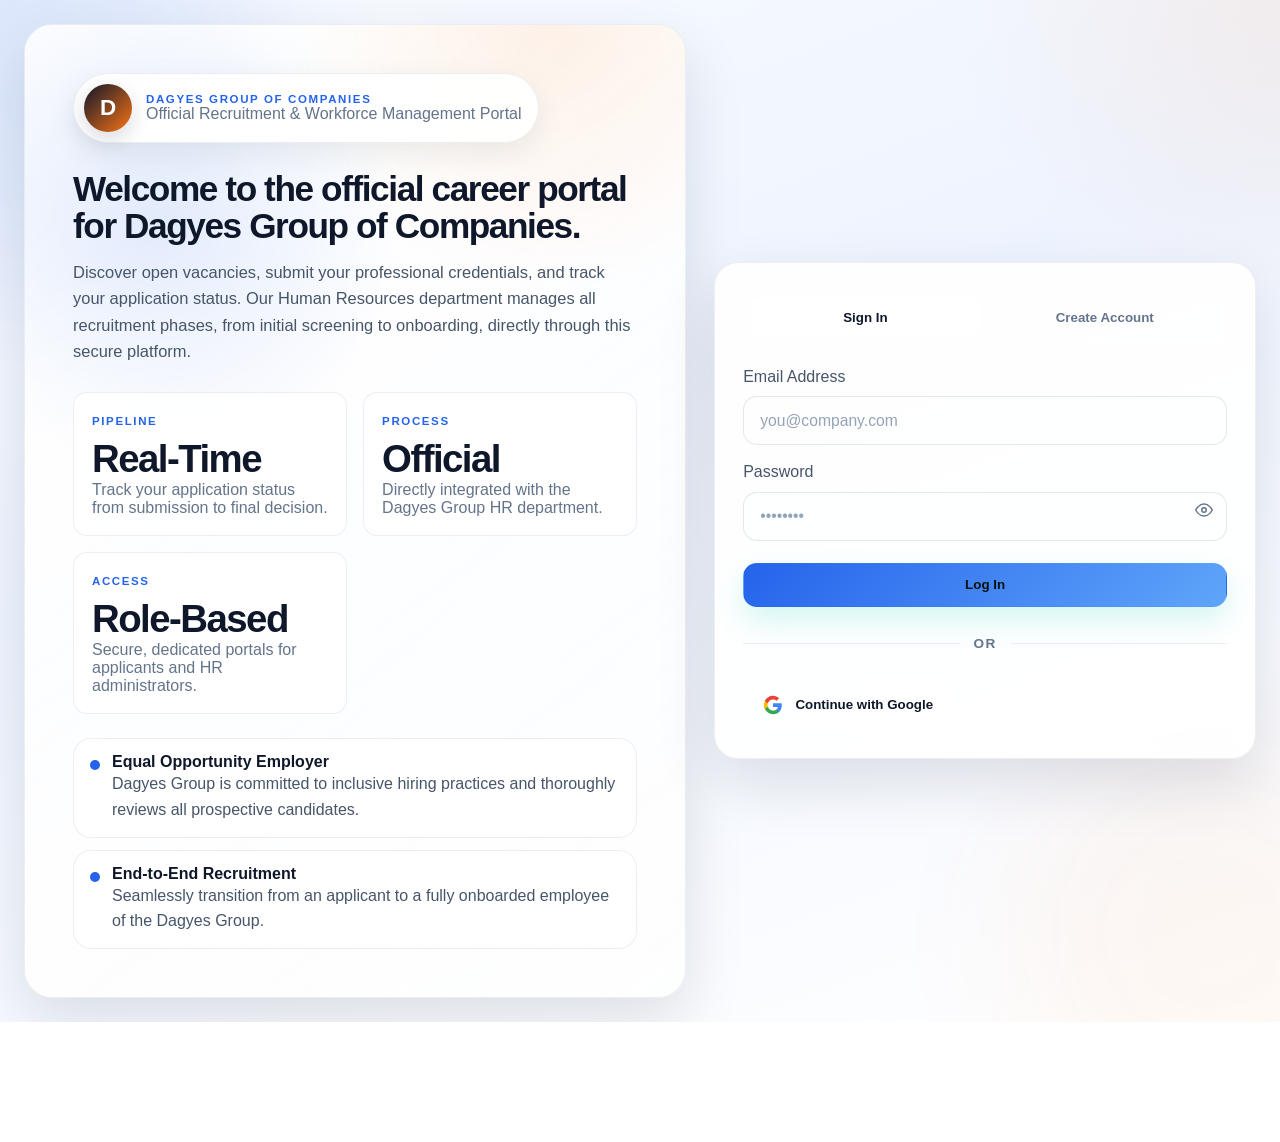
<file: index.html>
<!DOCTYPE html>
<html lang="en">
<head>
  <meta charset="UTF-8" />
  <meta name="viewport" content="width=device-width, initial-scale=1.0" />
  <title>Dagyes Group | HR Portal</title>
  <link rel="stylesheet" href="styles.css" />
</head>
<body class="animate-in">
  <div class="shell auth-shell">
    <div id="status-banner" class="banner" hidden></div>

    <section class="hero-panel">
      <div class="brand-row">
        <div class="brand-mark">D</div>
        <div>
          <div class="topline">Dagyes Group of Companies</div>
          <div class="subtle">Official Recruitment & Workforce Management Portal</div>
        </div>
      </div>

      <h1 class="page-title">Welcome to the official career portal for Dagyes Group of Companies.</h1>
      <p style="max-width: 62ch; margin-top: 14px; font-size: 1.03rem;">
        Discover open vacancies, submit your professional credentials, and track your application status. Our Human Resources department manages all recruitment phases, from initial screening to onboarding, directly through this secure platform.
      </p>

      <div class="hero-grid">
        <div class="hero-stat">
          <span class="topline">Pipeline</span>
          <strong>Real-Time</strong>
          <span class="subtle">Track your application status from submission to final decision.</span>
        </div>
        <div class="hero-stat">
          <span class="topline">Process</span>
          <strong>Official</strong>
          <span class="subtle">Directly integrated with the Dagyes Group HR department.</span>
        </div>
        <div class="hero-stat">
          <span class="topline">Access</span>
          <strong>Role-Based</strong>
          <span class="subtle">Secure, dedicated portals for applicants and HR administrators.</span>
        </div>
      </div>

      <div class="hero-note">
        <div class="hero-note-item">
          <span class="hero-dot"></span>
          <div>
            <strong>Equal Opportunity Employer</strong>
            <p>Dagyes Group is committed to inclusive hiring practices and thoroughly reviews all prospective candidates.</p>
          </div>
        </div>
        <div class="hero-note-item">
          <span class="hero-dot"></span>
          <div>
            <strong>End-to-End Recruitment</strong>
            <p>Seamlessly transition from an applicant to a fully onboarded employee of the Dagyes Group.</p>
          </div>
        </div>
      </div>
    </section>

    <section class="login-card">
      <div class="tabs">
        <button class="tab-btn active" data-auth-tab="sign-in">Sign In</button>
        <button class="tab-btn" data-auth-tab="sign-up">Create Account</button>
      </div>

      <!-- SIGN IN PANEL -->
      <div data-auth-panel="sign-in">
        <form id="sign-in-form" class="form-grid">
          <label class="full-width">Email Address
            <input type="email" name="email" required placeholder="you@company.com" />
          </label>
          <label class="full-width">Password
            <div class="input-icon-wrap">
              <input type="password" name="password" required placeholder="••••••••" />
              <button type="button" class="icon-btn toggle-password" aria-label="Toggle Password Visibility">
                <svg class="eye-icon" width="18" height="18" viewBox="0 0 24 24" fill="none" stroke="currentColor" stroke-width="2" stroke-linecap="round" stroke-linejoin="round"><path d="M1 12s4-8 11-8 11 8 11 8-4 8-11 8-11-8-11-8z"></path><circle cx="12" cy="12" r="3"></circle></svg>
              </button>
            </div>
          </label>
          <button class="button button-primary full-width" style="margin-top: 0.5rem;" type="submit">Log In</button>
        </form>

        <div class="divider-text"><span>OR</span></div>
        
        <button id="google-auth-btn" class="button button-secondary full-width" style="display: flex; gap: 0.75rem; align-items: center; justify-content: center;">
          <svg width="20" height="20" viewBox="0 0 24 24" fill="none" xmlns="http://www.w3.org/2000/svg">
            <path d="M22.56 12.25c0-.78-.07-1.53-.2-2.25H12v4.26h5.92c-.26 1.37-1.04 2.53-2.21 3.31v2.77h3.57c2.08-1.92 3.28-4.74 3.28-8.09z" fill="#4285F4"/>
            <path d="M12 23c2.97 0 5.46-.98 7.28-2.66l-3.57-2.77c-.98.66-2.23 1.06-3.71 1.06-2.86 0-5.29-1.93-6.16-4.53H2.18v2.84C3.99 20.53 7.7 23 12 23z" fill="#34A853"/>
            <path d="M5.84 14.09c-.22-.66-.35-1.36-.35-2.09s.13-1.43.35-2.09V7.07H2.18C1.43 8.55 1 10.22 1 12s.43 3.45 1.18 4.93l2.85-2.22.81-.62z" fill="#FBBC05"/>
            <path d="M12 5.38c1.62 0 3.06.56 4.21 1.64l3.15-3.15C17.45 2.09 14.97 1 12 1 7.7 1 3.99 3.47 2.18 7.07l3.66 2.84c.87-2.6 3.3-4.53 6.16-4.53z" fill="#EA4335"/>
          </svg>
          Continue with Google
        </button>
      </div>

      <!-- SIGN UP PANEL -->
      <div data-auth-panel="sign-up" hidden>
        <form id="sign-up-form" class="form-grid">
          <label class="full-width">Account Type
            <select name="role" id="role-select" required>
              <option value="applicant">Job Applicant</option>
              <option value="hr">HR Professional</option>
            </select>
          </label>
          <label class="full-width">Full Name <input type="text" name="full_name" required /></label>
          <label class="full-width">Email <input type="email" name="email" required /></label>
          
          <label class="full-width" id="hr-passkey-container" hidden>HR Passkey 
            <input type="password" name="hr_passkey" autocomplete="off" placeholder="Required for HR accounts" />
          </label>

          <label class="full-width">Create Password 
            <div class="input-icon-wrap">
              <input type="password" name="password" id="signup-password" required minlength="8"/>
              <button type="button" class="icon-btn toggle-password" aria-label="Toggle Password Visibility">
                <svg class="eye-icon" width="18" height="18" viewBox="0 0 24 24" fill="none" stroke="currentColor" stroke-width="2" stroke-linecap="round" stroke-linejoin="round"><path d="M1 12s4-8 11-8 11 8 11 8-4 8-11 8-11-8-11-8z"></path><circle cx="12" cy="12" r="3"></circle></svg>
              </button>
            </div>
          </label>

          <div class="password-reqs full-width">
            <div class="req-item" id="req-len"><span class="req-icon"></span> At least 8 characters</div>
            <div class="req-item" id="req-up"><span class="req-icon"></span> Contains an uppercase letter</div>
            <div class="req-item" id="req-num"><span class="req-icon"></span> Contains a number or symbol</div>
          </div>

          <label class="full-width">Confirm Password 
            <div class="input-icon-wrap">
              <input type="password" name="confirm_password" required placeholder="Retype password" />
              <button type="button" class="icon-btn toggle-password" aria-label="Toggle Password Visibility">
                <svg class="eye-icon" width="18" height="18" viewBox="0 0 24 24" fill="none" stroke="currentColor" stroke-width="2" stroke-linecap="round" stroke-linejoin="round"><path d="M1 12s4-8 11-8 11 8 11 8-4 8-11 8-11-8-11-8z"></path><circle cx="12" cy="12" r="3"></circle></svg>
              </button>
            </div>
          </label>

          <button class="button button-primary full-width" style="margin-top: 0.5rem;" type="submit">Create Account</button>
        </form>
      </div>

    </section>
  </div>

  <script>
    window.SUPABASE_CONFIG = {
      url: 'https://hshdlewjdrkfjoprgcqb.supabase.co',
      anonKey: 'eyJhbGciOiJIUzI1NiIsInR5cCI6IkpXVCJ9.eyJpc3MiOiJzdXBhYmFzZSIsInJlZiI6ImhzaGRsZXdqZHJrZmpvcHJnY3FiIiwicm9sZSI6ImFub24iLCJpYXQiOjE3ODQ2NzY1ODIsImV4cCI6MjEwMDI1MjU4Mn0.R5YFlKQAlfO6EPGH3rmxmF536tqLGqVcV8jcp8cD4Nw',
      googleOAuthEnabled: true,
      hrSignupPasskey: '11111',
      oauthRedirectUrl: window.location.origin + window.location.pathname
    };
  </script>
  <script type="module" src="app.js"></script>
</body>
</html>
</file>
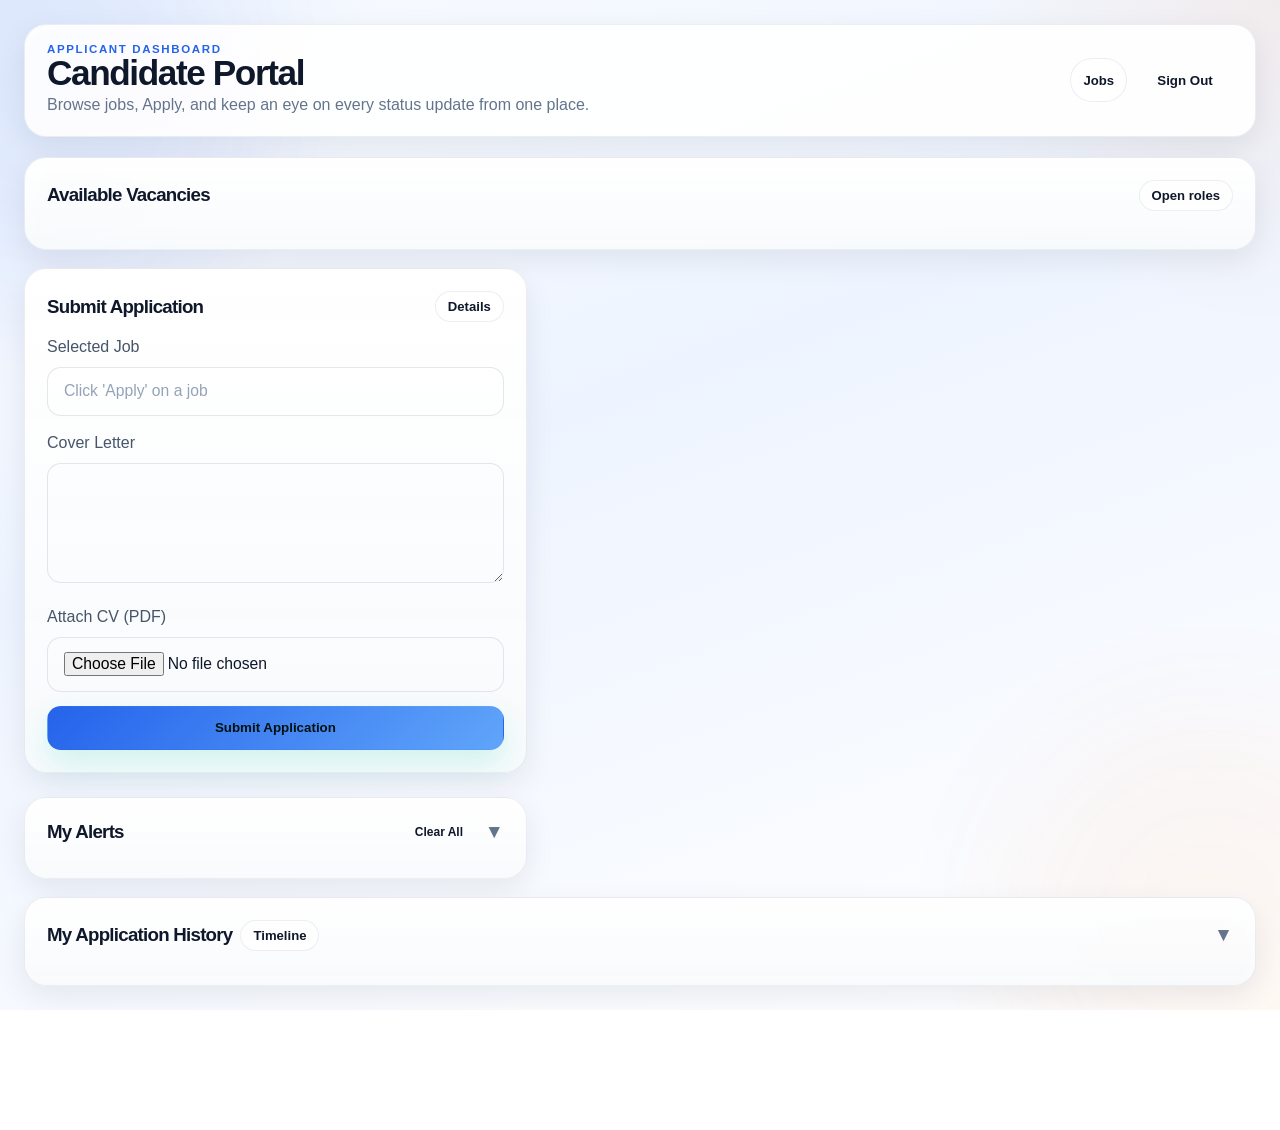
<file: applicant.html>
<!DOCTYPE html>
<html lang="en">
<head>
  <meta charset="UTF-8" />
  <meta name="viewport" content="width=device-width, initial-scale=1.0" />
  <title>Dagyes Group | Candidate Portal</title>
  <link rel="stylesheet" href="styles.css" />
</head>
<body class="animate-in">
  <div class="shell">
    <div id="status-banner" class="banner" hidden></div>

    <header class="page-header">
      <div>
        <div class="topline">Applicant Dashboard</div>
        <h1 id="profile-name" class="page-title">Candidate Portal</h1>
        <p class="subtle">Browse jobs, Apply, and keep an eye on every status update from one place.</p>
      </div>
      <div class="helper-row">
        <span class="chip" data-scroll-to="apply-section">Jobs</span>
        <button id="sign-out-button" class="button button-secondary">Sign Out</button>
      </div>
    </header>

    <div class="dashboard-grid">
      <div class="card wide-7" id="apply-section">
        <div class="section-title">
          <h3>Available Vacancies</h3>
          <span class="chip">Open roles</span>
        </div>
        <div id="job-browse-list" class="application-list"></div>
      </div>

      <div class="wide-5">
        <div class="card" style="margin-bottom: 1.5rem;">
          <div class="section-title">
            <h3>Submit Application</h3>
            <span class="chip">Details</span>
          </div>
          <form id="attach-cv-form" class="form-grid">
            <label class="full-width">Selected Job <input type="text" name="job_name_display" readonly required placeholder="Click 'Apply' on a job" /></label>
            <input type="hidden" name="job_id" />
            <label class="full-width">Cover Letter <textarea name="cover_letter" rows="4"></textarea></label>
            <label class="full-width">Attach CV (PDF) <input type="file" name="cv" accept=".pdf,.doc,.docx" required /></label>
            <button class="button button-primary full-width" type="submit">Submit Application</button>
          </form>
        </div>

       <div class="card">
          <div class="section-title">
            <h3>My Alerts</h3>
            <div style="display: flex; gap: 8px; align-items: center;">
              <button class="button button-secondary" style="padding: 0.3rem 0.8rem; font-size: 0.75rem;" data-action="clear-alerts">Clear All</button>
              <button class="collapse-toggle" data-toggle="applicant-notifications">▼</button>
            </div>
          </div>
          <div id="applicant-notifications" class="application-list" hidden></div>
        </div>
      </div>

      <div class="card wide-12" style="overflow: hidden;">
        <div class="section-title">
          <div style="display:flex; align-items:center; gap: 8px;">
            <h3>My Application History</h3>
            <span class="chip">Timeline</span>
          </div>
          <button class="collapse-toggle" data-toggle="applicant-applications">▼</button>
        </div>
        <div id="applicant-applications" class="application-list" hidden></div>
      </div>
    </div>
  </div>

  <template id="job-browse-template">
    <article class="compact-card">
      <h3 class="browse-title" style="font-size: 1.1rem;"></h3>
      <p class="browse-meta topline" style="margin-bottom: 0.5rem;"></p>
      <p class="browse-description" style="font-size: 0.9rem; margin-bottom: 1rem;"></p>
      <button class="button button-primary full-width" style="padding: 0.4rem 1rem; font-size: 0.85rem;" data-job-view>View Details</button>
    </article>
  </template>

  <script>
    window.SUPABASE_CONFIG = {
      url: 'https://hshdlewjdrkfjoprgcqb.supabase.co',
      anonKey: 'eyJhbGciOiJIUzI1NiIsInR5cCI6IkpXVCJ9.eyJpc3MiOiJzdXBhYmFzZSIsInJlZiI6ImhzaGRsZXdqZHJrZmpvcHJnY3FiIiwicm9sZSI6ImFub24iLCJpYXQiOjE3ODQ2NzY1ODIsImV4cCI6MjEwMDI1MjU4Mn0.R5YFlKQAlfO6EPGH3rmxmF536tqLGqVcV8jcp8cD4Nw',
      googleOAuthEnabled: true,
      oauthRedirectUrl: window.location.origin + window.location.pathname
    };
  </script>
  <script type="module" src="app.js"></script>
</body>
</html>
</file>
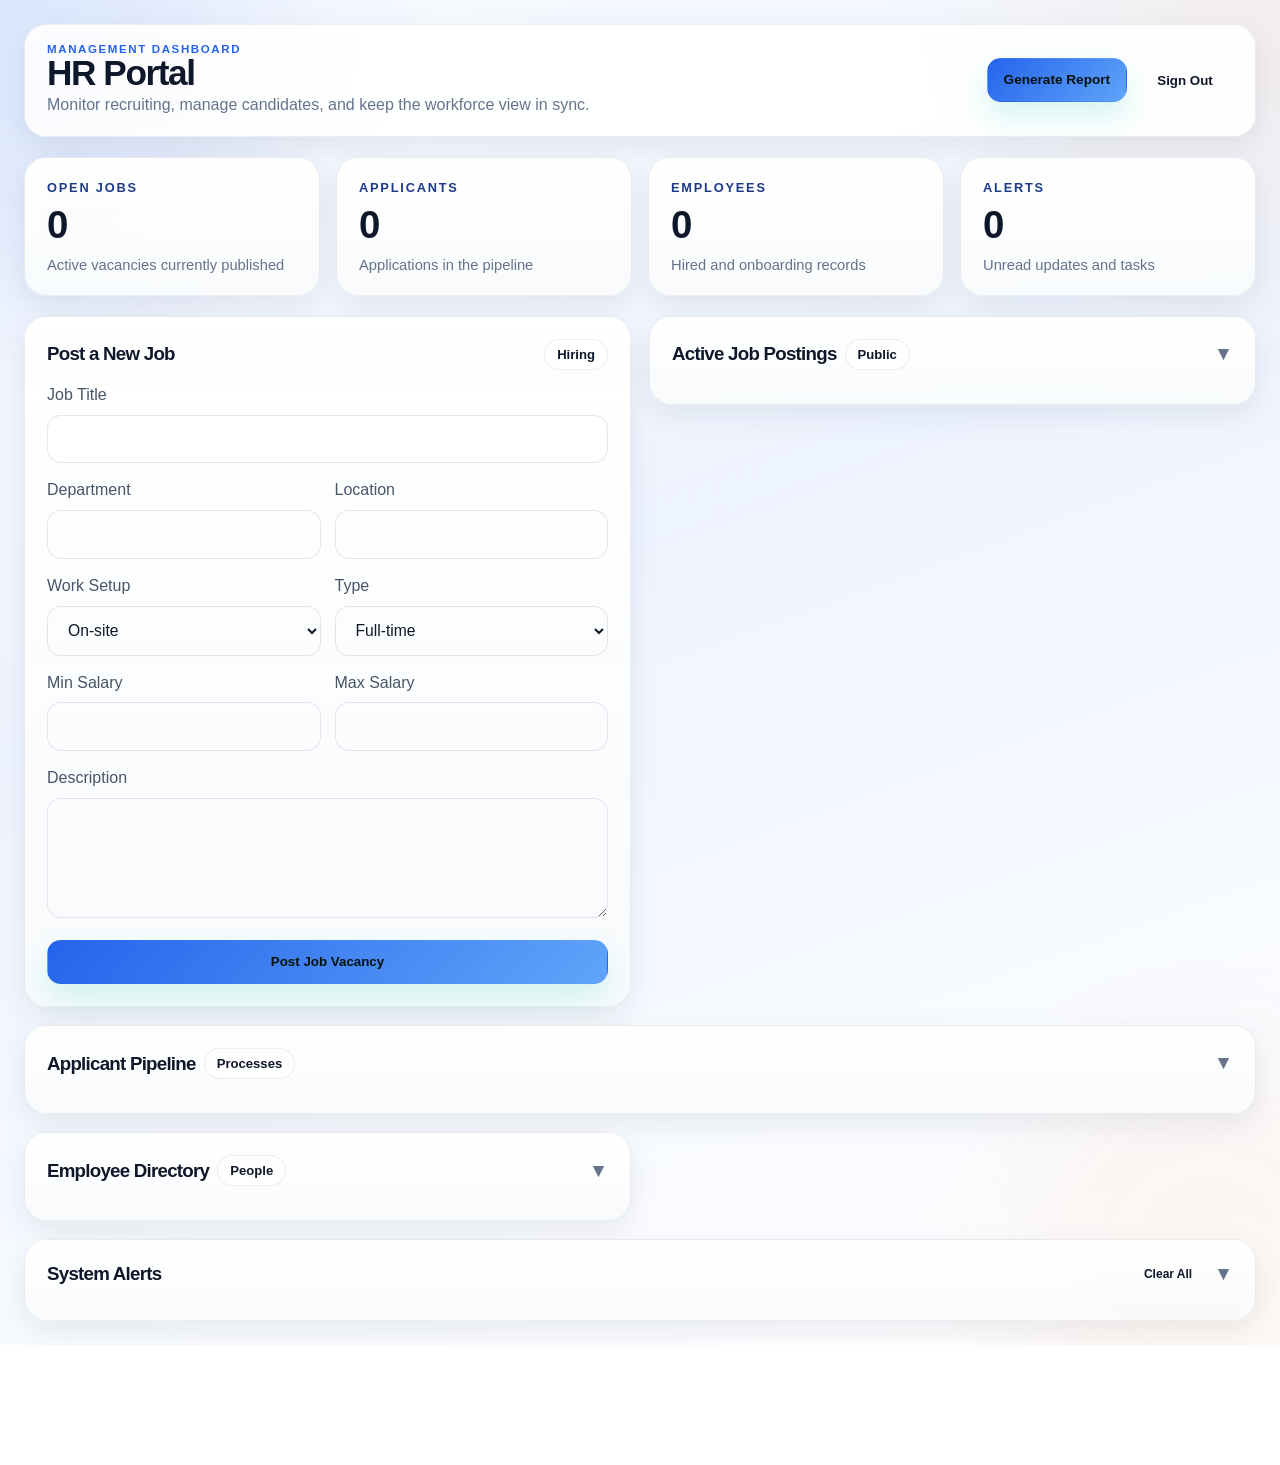
<file: hr.html>
<!DOCTYPE html>
<html lang="en">
<head>
  <meta charset="UTF-8" />
  <meta name="viewport" content="width=device-width, initial-scale=1.0" />
  <title>Dagyes Group | HR Dashboard</title>
  <link rel="stylesheet" href="styles.css" />
</head>
<body class="animate-in">
  <div class="shell">
    <div id="status-banner" class="banner" hidden></div>

    <header class="page-header">
      <div>
        <div class="topline">Management Dashboard</div>
        <h1 id="profile-name" class="page-title">HR Portal</h1>
        <p class="subtle">Monitor recruiting, manage candidates, and keep the workforce view in sync.</p>
      </div>
      <div class="helper-row">
        <button id="generate-report-btn" class="button button-primary" style="padding: 0.45rem 1rem; font-size: 0.85rem;">Generate Report</button>
        <button id="sign-out-button" class="button button-secondary">Sign Out</button>
      </div>
    </header>

    <section class="panel-grid">
      <article class="panel-card">
        <span class="metric-label">Open Jobs</span>
        <strong id="hr-metric-jobs" class="metric-value">0</strong>
        <span class="metric-foot">Active vacancies currently published</span>
      </article>
      <article class="panel-card">
        <span class="metric-label">Applicants</span>
        <strong id="hr-metric-applicants" class="metric-value">0</strong>
        <span class="metric-foot">Applications in the pipeline</span>
      </article>
      <article class="panel-card">
        <span class="metric-label">Employees</span>
        <strong id="hr-metric-employees" class="metric-value">0</strong>
        <span class="metric-foot">Hired and onboarding records</span>
      </article>
      <article class="panel-card">
        <span class="metric-label">Alerts</span>
        <strong id="hr-metric-alerts" class="metric-value">0</strong>
        <span class="metric-foot">Unread updates and tasks</span>
      </article>
    </section>

   <div class="dashboard-grid">
      <div class="card wide-6" id="job-form-section">
        <div class="section-title">
          <h3>Post a New Job</h3>
          <span class="chip">Hiring</span>
        </div>
        <form id="job-form" class="form-grid">
          <label class="full-width">Job Title <input type="text" name="title" required /></label>
          <label>Department <input type="text" name="department" /></label>
          <label>Location <input type="text" name="location" /></label>
          <label>Work Setup 
            <select name="work_location">
              <option value="On-site">On-site</option>
              <option value="Remote">Remote</option>
              <option value="Hybrid">Hybrid</option>
            </select>
          </label>
          <label>Type 
            <select name="employment_type">
              <option value="Full-time">Full-time</option>
              <option value="Part-time">Part-time</option>
              <option value="Contract">Contract</option>
            </select>
          </label>
          <label>Min Salary <input type="number" name="salary_min" /></label>
          <label>Max Salary <input type="number" name="salary_max" /></label>
          <label class="full-width">Description <textarea name="description" required rows="3"></textarea></label>
          <button class="button button-primary full-width" type="submit">Post Job Vacancy</button>
        </form>
      </div>

      <div class="card wide-6">
        <div class="section-title">
          <div style="display:flex; align-items:center; gap: 8px;">
            <h3>Active Job Postings</h3>
            <span class="chip">Public</span>
          </div>
          <button class="collapse-toggle" data-toggle="job-list">▼</button>
        </div>
        <div id="job-list" class="application-list" hidden></div>
      </div>

      <div class="card wide-12">
        <div class="section-title">
          <div style="display:flex; align-items:center; gap: 8px;">
            <h3>Applicant Pipeline</h3>
            <span class="chip">Processes</span>
          </div>
          <button class="collapse-toggle" data-toggle="kanban-board">▼</button>
        </div>
        <div class="kanban-board" id="kanban-board" hidden>
          <div class="kanban-col">
            <div class="kanban-header"><span>Received</span> <span class="kanban-count" id="count-received">0</span></div>
            <div id="list-received" class="application-list" style="margin-top:0;"></div>
          </div>
          <div class="kanban-col">
            <div class="kanban-header"><span>Shortlisted</span> <span class="kanban-count" id="count-shortlisted">0</span></div>
            <div id="list-shortlisted" class="application-list" style="margin-top:0;"></div>
          </div>
          <div class="kanban-col">
            <div class="kanban-header"><span>Interviewing</span> <span class="kanban-count" id="count-interviewing">0</span></div>
            <div id="list-interviewing" class="application-list" style="margin-top:0;"></div>
          </div>
          <div class="kanban-col">
            <div class="kanban-header"><span>Offer</span> <span class="kanban-count" id="count-offer">0</span></div>
            <div id="list-offer" class="application-list" style="margin-top:0;"></div>
          </div>
          <div class="kanban-col">
            <div class="kanban-header"><span>Hired</span> <span class="kanban-count" id="count-hired">0</span></div>
            <div id="list-hired" class="application-list" style="margin-top:0;"></div>
          </div>
        </div>
      </div>

      <div class="card wide-6">
        <div class="section-title">
          <div style="display:flex; align-items:center; gap: 8px;">
            <h3>Employee Directory</h3>
            <span class="chip">People</span>
          </div>
          <button class="collapse-toggle" data-toggle="employee-list">▼</button>
        </div>
        <div id="employee-list" class="application-list" hidden></div>
      </div>

      <div class="card wide-6">
        <div class="section-title">
          <h3>System Alerts</h3>
          <div style="display: flex; gap: 8px; align-items: center;">
            <button class="button button-secondary" style="padding: 0.3rem 0.8rem; font-size: 0.75rem;" data-action="clear-alerts">Clear All</button>
            <button class="collapse-toggle" data-toggle="notification-list">▼</button>
          </div>
        </div>
        <div id="notification-list" class="application-list" hidden></div>
      </div>
    </div>
  </div>

  <template id="job-template">
    <article class="compact-card">
      <h3 class="job-title" style="font-size: 1.1rem;"></h3>
      <p class="job-meta topline" style="margin-bottom: 0.5rem;"></p>
      <p class="job-description" style="font-size: 0.9rem; margin-bottom: 1rem;"></p>
      <p class="job-salary"></p>
      <div style="display: flex; gap: 0.5rem; margin-top:1rem;">
        <button class="button button-secondary" style="padding: 0.4rem 0.8rem; font-size: 0.85rem;" data-job-edit>Edit</button>
        <button class="button button-secondary" style="padding: 0.4rem 0.8rem; font-size: 0.85rem; color: var(--bad);" data-job-close>Close</button>
      </div>
    </article>
  </template>

  <template id="application-template">
    <article class="compact-card" style="box-shadow: none; border-color: #e2e8f0; padding: 16px;">
      <div style="display:flex; justify-content:space-between; align-items:flex-start; margin-bottom:12px;">
        <div style="display:flex; gap:12px; align-items:center;">
          <div class="app-profile-pic"></div>
          <div>
            <h3 class="app-name" style="margin:0; font-size:1.05rem;"></h3>
            <p class="app-role-name eyebrow" style="margin-top:4px;"></p>
          </div>
        </div>
        <span class="status-pill" style="font-size: 0.65rem; padding: 0.2rem 0.5rem;"></span>
      </div>
      
      <div class="app-meta" style="font-size: 0.85rem; margin-bottom: 12px; color:var(--text-muted); line-height: 1.6;"></div>
      
      <div style="display: flex; flex-wrap: wrap; gap: 6px;">
        <button class="button button-secondary" style="flex:1; padding: 0.3rem 0; font-size: 0.75rem;" data-application-action="shortlist">Shortlist</button>
        <button class="button button-secondary" style="flex:1; padding: 0.3rem 0; font-size: 0.75rem;" data-application-action="interview">Interview</button>
        <button class="button button-secondary" style="flex:1; padding: 0.3rem 0; font-size: 0.75rem;" data-application-action="offer">Offer</button>
        <button class="button button-primary" style="flex:1; padding: 0.3rem 0; font-size: 0.75rem; background: var(--good);" data-application-action="hire">Hire</button>
        <button class="button button-secondary" style="flex:1; padding: 0.3rem 0; font-size: 0.75rem; color: var(--bad);" data-application-action="reject">Reject</button>
      </div>
    </article>
  </template>

  <template id="employee-template">
    <article class="compact-card">
      <h3 class="employee-name" style="font-size: 1.1rem;"></h3>
      <p class="employee-role topline"></p>
      <p class="employee-meta" style="font-size: 0.9rem; margin: 0.5rem 0;"></p>
      <div style="display: flex; gap: 0.5rem;">
        <button class="button button-secondary" style="padding: 0.4rem 0.8rem; font-size: 0.85rem;" data-employee-status>Update Status</button>
        <button class="button button-secondary" style="padding: 0.4rem 0.8rem; font-size: 0.85rem; color: var(--warn);" data-employee-terminate>Terminate</button>
        <button class="button button-secondary" style="padding: 0.4rem 0.8rem; font-size: 0.85rem; color: var(--bad);" data-employee-remove>Remove</button>
      </div>
    </article>
  </template>

  <script>
    window.SUPABASE_CONFIG = {
      url: 'https://hshdlewjdrkfjoprgcqb.supabase.co',
      anonKey: 'eyJhbGciOiJIUzI1NiIsInR5cCI6IkpXVCJ9.eyJpc3MiOiJzdXBhYmFzZSIsInJlZiI6ImhzaGRsZXdqZHJrZmpvcHJnY3FiIiwicm9sZSI6ImFub24iLCJpYXQiOjE3ODQ2NzY1ODIsImV4cCI6MjEwMDI1MjU4Mn0.R5YFlKQAlfO6EPGH3rmxmF536tqLGqVcV8jcp8cD4Nw',
      googleOAuthEnabled: true,
      oauthRedirectUrl: window.location.origin + window.location.pathname
    };
  </script>
  <script type="module" src="app.js"></script>
</body>
</html>
</file>
<file: styles.css>
:root {
  --bg-0: #f8fbff;
  --bg-1: #eef4ff;
  --bg-2: #ffffff;
  --surface: rgba(255, 255, 255, 0.82);
  --surface-strong: rgba(255, 255, 255, 0.94);
  --surface-border: rgba(148, 163, 184, 0.18);
  --primary: #2563eb;
  --primary-strong: #1d4ed8;
  --accent: #f97316;
  --text-main: #0f172a;
  --text-muted: #475569;
  --text-soft: #64748b;
  --good: #22c55e;
  --bad: #fb7185;
  --warn: #fbbf24;
  --shadow-sm: 0 10px 30px rgba(15, 23, 42, 0.08);
  --shadow-lg: 0 24px 60px rgba(15, 23, 42, 0.12);
  --radius: 22px;
  --radius-sm: 14px;
  --transition: 220ms cubic-bezier(0.2, 0.8, 0.2, 1);
  --content-max: 1320px;
}

/* Base Reset & Zero Overflow */
* { box-sizing: border-box; margin: 0; padding: 0; }

html, body { 
  scroll-behavior: smooth; 
  max-width: 100vw; 
  overflow-x: hidden; 
}

body {
  min-height: 100vh;
  color: var(--text-main);
  font-family: "Segoe UI Variable", "Aptos", "Segoe UI", sans-serif;
  background:
    radial-gradient(circle at top left, rgba(37, 99, 235, 0.08), transparent 24%),
    radial-gradient(circle at top right, rgba(249, 115, 22, 0.08), transparent 20%),
    linear-gradient(160deg, var(--bg-0), var(--bg-1) 42%, var(--bg-2));
  padding: 24px;
}

body::before,
body::after {
  content: ""; position: fixed; inset: auto; width: 420px; height: 420px;
  border-radius: 50%; filter: blur(70px); pointer-events: none; opacity: 0.3; z-index: 0;
}
body::before { top: -120px; left: -160px; background: rgba(37, 99, 235, 0.18); }
body::after { right: -140px; bottom: -120px; background: rgba(249, 115, 22, 0.16); }

.animate-in { animation: pageEnter 700ms cubic-bezier(0.16, 1, 0.3, 1) both; }
@keyframes pageEnter { from { opacity: 0; transform: translateY(18px) scale(0.99); } to { opacity: 1; transform: translateY(0) scale(1); } }
@keyframes floatIn { from { opacity: 0; transform: translateY(14px); } to { opacity: 1; transform: translateY(0); } }
@keyframes glowPulse { 0%, 100% { box-shadow: 0 0 0 rgba(45, 212, 191, 0); } 50% { box-shadow: 0 0 0 8px rgba(45, 212, 191, 0.06); } }

.shell { position: relative; z-index: 1; width: min(var(--content-max), 100%); margin: 0 auto; }

.auth-shell {
  display: grid; grid-template-columns: minmax(0, 1.1fr) minmax(380px, 0.9fr);
  gap: 28px; align-items: stretch; min-height: calc(100vh - 48px);
}

.hero-panel, .login-card, .page-header, .section-card, .metric-card, .compact-card, .panel-card, .card {
  animation: floatIn 520ms cubic-bezier(0.16, 1, 0.3, 1) both;
}

.hero-panel {
  position: relative; overflow: hidden; border-radius: calc(var(--radius) + 6px);
  padding: clamp(28px, 4vw, 48px); background: linear-gradient(145deg, rgba(255,255,255,0.92), rgba(255,255,255,0.78));
  border: 1px solid var(--surface-border); box-shadow: var(--shadow-lg); backdrop-filter: blur(18px);
}
.hero-panel::before {
  content: ""; position: absolute; inset: 0; pointer-events: none;
  background: radial-gradient(circle at 20% 20%, rgba(37, 99, 235, 0.12), transparent 26%),
              radial-gradient(circle at 80% 0%, rgba(249, 115, 22, 0.1), transparent 24%),
              linear-gradient(135deg, rgba(255,255,255,0.22), rgba(255,255,255,0));
}
.hero-panel > * { position: relative; z-index: 1; }

.brand-row {
  display: inline-flex; align-items: center; gap: 14px; padding: 10px 16px 10px 10px;
  border-radius: 999px; background: rgba(255,255,255,0.95); border: 1px solid var(--surface-border);
  color: var(--text-main); margin-bottom: 28px; box-shadow: var(--shadow-sm);
}
.brand-mark {
  width: 48px; height: 48px; border-radius: 50%; display: grid; place-items: center;
  background: linear-gradient(135deg, #0f172a 0%, #f97316 100%); color: white;
  font-size: 1.4rem; font-weight: 900; box-shadow: 0 8px 20px rgba(15, 23, 42, 0.15);
}

.hero-grid { display: grid; grid-template-columns: repeat(auto-fit, minmax(200px, 1fr)); gap: 16px; margin-top: 28px; }
.hero-stat { padding: 18px; border-radius: var(--radius-sm); background: rgba(255,255,255,0.88); border: 1px solid var(--surface-border); }
.hero-stat strong, .panel-card strong, .metric-value { display: block; font-size: clamp(1.6rem, 3vw, 2.4rem); font-weight: 800; letter-spacing: -0.04em; margin-top: 8px; }

.hero-note { margin-top: 24px; display: grid; grid-template-columns: 1fr; gap: 12px; max-width: 100%; }
.hero-note-item { display: flex; gap: 12px; align-items: flex-start; padding: 14px 16px; background: rgba(255,255,255,0.84); border: 1px solid var(--surface-border); border-radius: 18px; }
.hero-dot { width: 10px; height: 10px; border-radius: 50%; background: var(--primary); margin-top: 7px; flex: 0 0 auto; }

.login-card {
  position: relative; align-self: center; padding: 28px; border-radius: calc(var(--radius) + 2px);
  background: rgba(255,255,255,0.9); border: 1px solid var(--surface-border);
  box-shadow: var(--shadow-lg); backdrop-filter: blur(18px); width: 100%; box-sizing: border-box;
}

.login-card h2, .page-title, .section-heading, .card h3 { letter-spacing: -0.04em; }

.page-header {
  display: flex; align-items: center; justify-content: space-between; gap: 18px;
  padding: 18px 22px; border-radius: var(--radius); background: rgba(255,255,255,0.9);
  border: 1px solid var(--surface-border); backdrop-filter: blur(18px); box-shadow: var(--shadow-sm); margin-bottom: 20px;
}
.page-title { font-size: clamp(1.5rem, 3vw, 2.2rem); }
.topline, .eyebrow { text-transform: uppercase; letter-spacing: 0.14em; font-size: 0.72rem; font-weight: 800; color: #2563eb; }
h1, h2, h3, h4 { color: var(--text-main); line-height: 1.05; }
p, label { color: var(--text-muted); line-height: 1.6; }
.subtle { color: var(--text-soft); }

.card, .panel-card, .section-card, .compact-card {
  background: linear-gradient(180deg, rgba(255,255,255,0.96), rgba(248,250,252,0.94));
  border: 1px solid var(--surface-border); border-radius: var(--radius); padding: 22px;
  box-shadow: var(--shadow-sm); backdrop-filter: blur(18px); -webkit-backdrop-filter: blur(18px);
  transition: transform var(--transition), box-shadow var(--transition), border-color var(--transition);
  width: 100%; box-sizing: border-box; 
}
.card:hover, .panel-card:hover, .section-card:hover, .compact-card:hover {
  transform: translateY(-3px); box-shadow: var(--shadow-lg); border-color: rgba(255,255,255,0.18);
}

/* Grid Layouts with "align-items: start" to fix stretch issue */
.dashboard-grid { display: grid; grid-template-columns: repeat(12, minmax(0, 1fr)); gap: 18px; width: 100%; align-items: start; }
.dashboard-grid > .card, .dashboard-grid > .section-card, .dashboard-grid > .compact-card, .dashboard-grid > div { grid-column: span 12; }
.dashboard-grid > div:has(#job-browse-list), .dashboard-grid > div:has(#notification-list), .dashboard-grid > .full-width { grid-column: span 12; }
.dashboard-grid .wide-2 { grid-column: span 2; }
.dashboard-grid .wide-4 { grid-column: span 4; }
.dashboard-grid .wide-5 { grid-column: span 5; }
.dashboard-grid .wide-6 { grid-column: span 6; }
.dashboard-grid .wide-7 { grid-column: span 7; }
.dashboard-grid .wide-8 { grid-column: span 8; }
.dashboard-grid .wide-12 { grid-column: span 12; }

.panel-grid { display: grid; grid-template-columns: repeat(4, minmax(0, 1fr)); gap: 16px; margin-bottom: 20px; }
.panel-card { min-height: 130px; display: flex; flex-direction: column; justify-content: space-between; animation: glowPulse 8s ease-in-out infinite; }
.metric-card { padding: 18px 20px; }
.metric-label { font-size: 0.8rem; letter-spacing: 0.14em; text-transform: uppercase; color: #1e3a8a; font-weight: 800; }
.metric-value { color: var(--text-main); }
.metric-foot { margin-top: 10px; color: var(--text-soft); font-size: 0.92rem; }

.form-grid { display: grid; grid-template-columns: repeat(2, minmax(0, 1fr)); gap: 14px; }
.full-width { grid-column: 1 / -1; }

input, select, textarea {
  width: 100%; padding: 0.9rem 1rem; border-radius: 14px; border: 1px solid rgba(148, 163, 184, 0.25);
  background: rgba(255,255,255,0.08); color: var(--text-main); font-family: inherit; font-size: 0.98rem;
  transition: border-color var(--transition), box-shadow var(--transition), background var(--transition); margin-top: 0.45rem;
}
input::placeholder, textarea::placeholder { color: #94a3b8; }
input:focus, select:focus, textarea:focus {
  outline: none; border-color: rgba(45, 212, 191, 0.85); box-shadow: 0 0 0 4px rgba(45, 212, 191, 0.15); background: rgba(255,255,255,0.12);
}
textarea { resize: vertical; min-height: 120px; }

.button, .status-pill, .chip, .tab-btn {
  white-space: nowrap !important;
  word-break: keep-all !important; 
  overflow-wrap: normal !important;
}

.button {
  display: inline-flex; justify-content: center; align-items: center; gap: 0.5rem;
  padding: 0.9rem 1.2rem; border-radius: 14px; font-weight: 700; border: 1px solid transparent;
  cursor: pointer; transition: all var(--transition); line-height: 1; flex-shrink: 0;
}
.button:hover { transform: translateY(-1px); }
.button:active { transform: translateY(0) scale(0.99); }
.button-primary { background: linear-gradient(135deg, var(--primary), #60a5fa); color: #02120f; box-shadow: 0 14px 30px rgba(45, 212, 191, 0.2); }
.button-primary:hover { box-shadow: 0 18px 36px rgba(45, 212, 191, 0.26); }
.button-secondary { background: rgba(255,255,255,0.08); border-color: rgba(255,255,255,0.12); color: var(--text-main); }
.button-secondary:hover { background: rgba(255,255,255,0.12); border-color: rgba(255,255,255,0.22); }
.button[disabled] { opacity: 0.55; cursor: not-allowed; transform: none; box-shadow: none; }

/* Collapsible Toggles */
.collapse-toggle {
  background: none; border: none; font-size: 1.2rem; cursor: pointer; color: var(--text-soft); transition: transform 0.3s cubic-bezier(0.4, 0, 0.2, 1); outline: none;
}
.collapse-toggle:hover { color: var(--primary); }

.tabs { display: flex; gap: 0.5rem; padding: 0.35rem; border-radius: 16px; background: rgba(255,255,255,0.08); border: 1px solid rgba(255,255,255,0.1); margin-bottom: 1.25rem; }
.tab-btn { flex: 1; padding: 0.75rem 1rem; border-radius: 12px; border: none; background: transparent; font-weight: 700; cursor: pointer; transition: var(--transition); color: var(--text-soft); }
.tab-btn.active { background: rgba(255,255,255,0.96); color: var(--text-main); box-shadow: inset 0 0 0 1px rgba(255,255,255,0.12); }

.application-list { display: grid; gap: 14px; margin-top: 1rem; }

.status-pill {
  display: inline-flex; align-items: center; gap: 0.4rem; padding: 0.35rem 0.8rem;
  border-radius: 999px; font-size: 0.72rem; font-weight: 800; text-transform: uppercase;
  letter-spacing: 0.08em; background: rgba(255,255,255,0.9); border: 1px solid var(--surface-border);
}
.status-pill::before { content: ""; width: 7px; height: 7px; border-radius: 50%; background: currentColor; }
.status-pill[data-status="received"], .status-pill[data-status="shortlisted"], .status-pill[data-status="interviewing"], .status-pill[data-status="offer"] { color: #dbeafe; }
.status-pill[data-status="hired"], .status-pill[data-status="active"] { color: #bbf7d0; }
.status-pill[data-status="rejected"], .status-pill[data-status="terminated"] { color: #fecaca; }

.banner {
  position: fixed; top: 24px; left: 50%; transform: translateX(-50%); z-index: 9999;
  padding: 12px 24px; text-align: center; font-size: 0.95rem; font-weight: 600;
  border-radius: 999px; border: 1px solid var(--surface-border); backdrop-filter: blur(14px);
  -webkit-backdrop-filter: blur(14px); box-shadow: var(--shadow-lg);
  transition: opacity 0.3s ease, transform 0.3s ease; max-width: 90vw; width: max-content;
}
.banner[hidden] { display: block !important; opacity: 0; transform: translate(-50%, -10px); pointer-events: none; }
.banner[data-kind="error"] { background: rgba(251, 113, 133, 0.9); color: #fff; border-color: #f43f5e; }
.banner[data-kind="success"] { background: rgba(34, 197, 94, 0.9); color: #fff; border-color: #10b981; }
.banner[data-kind="info"] { background: rgba(37, 99, 235, 0.9); color: #fff; border-color: #3b82f6; }

.section-title { display: flex; align-items: center; justify-content: space-between; gap: 12px; margin-bottom: 12px; }
.section-title h3, .section-title h2 { margin: 0; }
.divider { width: 100%; height: 1px; margin: 18px 0; background: linear-gradient(90deg, transparent, rgba(255,255,255,0.15), transparent); }

.helper-row { display: flex; gap: 10px; flex-wrap: wrap; }
.chip { display: inline-flex; align-items: center; gap: 0.4rem; padding: 0.45rem 0.75rem; border-radius: 999px; border: 1px solid var(--surface-border); background: rgba(255,255,255,0.86); color: var(--text-main); font-size: 0.82rem; font-weight: 700; }
.chip[data-scroll-to] { cursor: pointer; transition: var(--transition); }
.chip[data-scroll-to]:hover { background: var(--primary); color: white; border-color: var(--primary); }

.app-header { display: flex; justify-content: space-between; align-items: center; gap: 20px; margin-bottom: 20px; }
[hidden] { display: none !important; }
a { color: #2563eb; text-decoration: none; }
a:hover { text-decoration: underline; }

.input-icon-wrap { position: relative; display: flex; align-items: center; width: 100%; }
.input-icon-wrap input { padding-right: 2.8rem; }
.icon-btn { position: absolute; right: 10px; top: 12px; background: none; border: none; color: var(--text-soft); cursor: pointer; padding: 4px; transition: color var(--transition); }
.icon-btn:hover { color: var(--text-main); }
.divider-text { display: flex; align-items: center; text-align: center; margin: 1.8rem 0; color: var(--text-soft); font-size: 0.85rem; font-weight: 700; letter-spacing: 0.1em; }
.divider-text::before, .divider-text::after { content: ''; flex: 1; border-bottom: 1px solid var(--surface-border); }
.divider-text span { padding: 0 14px; }

.password-reqs { display: flex; flex-direction: column; gap: 6px; font-size: 0.82rem; color: var(--text-soft); margin-top: -6px; margin-bottom: 10px; padding-left: 4px; }
.req-item { display: flex; align-items: center; gap: 8px; transition: color var(--transition); }
.req-icon::before { content: "○"; display: inline-block; width: 14px; font-size: 0.9rem; }
.req-item.valid { color: var(--good); }
.req-item.valid .req-icon::before { content: "✓"; font-weight: 800; font-size: 1rem; }

.modal-dialog { border: none; border-radius: var(--radius); padding: 24px; background: var(--surface-strong); box-shadow: var(--shadow-lg); max-width: 420px; width: 100%; margin: auto; backdrop-filter: blur(14px); color: var(--text-main); animation: floatIn 0.3s ease-out; }
.modal-dialog::backdrop { background: rgba(15, 23, 42, 0.5); backdrop-filter: blur(4px); }
.modal-dialog h3 { margin-top: 0; margin-bottom: 8px; }

/* Avatar Profile Fallbacks */
.avatar-fallback {
  width: 42px; height: 42px; border-radius: 50%; background: #e2e8f0;
  display: grid; place-items: center; font-size: 0.9rem; color: #64748b;
  flex-shrink: 0; font-weight: 800; text-transform: uppercase;
}
.avatar-fallback-lg {
  width: 64px; height: 64px; border-radius: 16px; border: 1px solid #cbd5e1; background: #f8fafc;
  display: grid; place-items: center; font-size: 1.2rem; color: #64748b;
  flex-shrink: 0; font-weight: 800; text-transform: uppercase; text-align: center;
}

/* -------------------------------------------
   CARD OVERFLOW & FLEX WRAPPING FIXES 
---------------------------------------------*/
.compact-card { overflow-wrap: break-word; word-break: normal; max-width: 100%; box-sizing: border-box; }
.app-meta, .job-description, .browse-description { width: 100%; overflow: hidden; text-overflow: ellipsis; display: -webkit-box; -webkit-line-clamp: 4; -webkit-box-orient: vertical; }

.app-card-header {
  display: flex;
  flex-direction: row;
  justify-content: space-between;
  align-items: flex-start;
  gap: 1rem;
  flex-wrap: wrap; 
}
.app-card-identity {
  display: flex;
  gap: 1rem;
  align-items: center;
  min-width: 0;
}
.app-card-identity img {
  width: 64px; height: 64px; object-fit: cover; border-radius: 16px; border: 1px solid var(--surface-border); background: #fff; flex-shrink: 0;
}
.app-card-actions {
  display: flex;
  flex-direction: row;
  flex-wrap: wrap;
  gap: 0.8rem;
  align-items: center;
  justify-content: flex-end;
  flex-shrink: 0;
}

.compact-card .button, .status-pill { white-space: nowrap; flex: 1 1 auto; text-align: center; }
.compact-card > div[style*="display: flex"], .compact-card > div[style*="display:flex"] { flex-wrap: wrap; gap: 12px; max-width: 100%; }

/* Graphical Timeline Progress Bar */
.timeline-wrapper { width: 100%; overflow-x: hidden; }
.timeline-container {
  display: flex; align-items: center; justify-content: space-between;
  margin: 1.5rem 0; width: 100%; position: relative;
}
.timeline-step { display: flex; flex-direction: column; align-items: center; gap: 6px; position: relative; z-index: 2; }
.timeline-dot {
  width: 14px; height: 14px; border-radius: 50%; background: #e2e8f0;
  border: 2px solid #fff; box-shadow: 0 0 0 2px #e2e8f0; transition: var(--transition);
}
.timeline-step.completed .timeline-dot { background: var(--primary); box-shadow: 0 0 0 2px var(--primary); }
.timeline-step.active .timeline-dot { background: var(--accent); box-shadow: 0 0 0 2px var(--accent); }
.timeline-step.rejected .timeline-dot { background: var(--bad); box-shadow: 0 0 0 2px var(--bad); }

.timeline-label { font-size: 0.65rem; font-weight: 800; color: var(--text-soft); text-transform: uppercase; letter-spacing: 0.05em; }
.timeline-step.completed .timeline-label, .timeline-step.active .timeline-label { color: var(--text-main); }
.timeline-step.rejected .timeline-label { color: var(--bad); }

.timeline-line { flex: 1; height: 3px; background: #e2e8f0; margin: 0 8px; transform: translateY(-10px); border-radius: 2px; transition: var(--transition); }
.timeline-line.completed { background: var(--primary); }
.timeline-line.rejected { background: var(--bad); }

/* Kanban */
.kanban-board { display: flex; gap: 16px; overflow-x: auto; padding-bottom: 12px; align-items: flex-start; -webkit-overflow-scrolling: touch; width: 100%; }
.kanban-col { min-width: 280px; flex: 0 0 280px; max-width: 85vw; background: rgba(255,255,255,0.4); border: 1px solid var(--surface-border); border-radius: var(--radius-sm); padding: 16px; display: flex; flex-direction: column; gap: 12px; }
.kanban-header { font-size: 0.85rem; font-weight: 800; text-transform: uppercase; letter-spacing: 0.1em; color: var(--text-muted); display: flex; justify-content: space-between; align-items: center; }
.kanban-count { background: var(--surface-border); padding: 2px 8px; border-radius: 999px; font-size: 0.75rem; color: var(--text-main); }

.notification-card { transition: transform 0.2s, box-shadow 0.2s; }
.notification-card.unread { background: rgba(255,255,255,0.95) !important; border-left: 4px solid var(--primary) !important; }
.notification-card.read { background: rgba(255,255,255,0.4) !important; border-left: 4px solid transparent !important; opacity: 0.8; }
.notification-card:hover { transform: translateY(-2px); box-shadow: var(--shadow-sm); }


/* -------------------------------------------
   RESPONSIVE MEDIA QUERIES
---------------------------------------------*/
@media (max-width: 1050px) {
  .dashboard-grid { display: flex !important; flex-direction: column !important; gap: 20px; }
  .dashboard-grid > div { width: 100% !important; max-width: 100% !important; margin: 0 !important; }
  .panel-grid { grid-template-columns: repeat(2, 1fr); }
  .auth-shell { grid-template-columns: 1fr; }
  .hero-panel { min-height: auto; }
}

@media (max-width: 650px) {
  body { padding: 12px; }
  .shell { width: 100%; overflow: hidden; }
  .card, .panel-card, .section-card, .compact-card { padding: 16px; box-sizing: border-box; width: 100%; }
  .panel-grid { grid-template-columns: 1fr; }
  .form-grid { grid-template-columns: 1fr; }
  .page-header { flex-direction: column; align-items: flex-start; gap: 16px; }
  .helper-row { width: 100%; flex-wrap: wrap; justify-content: flex-start; gap: 8px; }
  .helper-row > * { flex: 1 1 auto; text-align: center; }
  .brand-row { flex-direction: column; align-items: flex-start; text-align: left; border-radius: 18px; padding: 16px; }

  /* App Card Mobile Stack Fix */
  .app-card-header { flex-direction: column; align-items: stretch; gap: 1rem; }
  .app-card-actions { flex-direction: row; justify-content: flex-start; align-items: center; width: 100%; gap: 10px;}

  /* Mobile Timeline Split strictly into Flex Wrap to force 2 rows */
  .timeline-wrapper { overflow: visible !important; margin: 24px 0; padding: 0; width: 100%; }
  .timeline-container { 
    display: flex !important; 
    flex-wrap: wrap !important; 
    justify-content: center !important; 
    gap: 24px 10px !important; 
  }
  .timeline-step { flex: 0 0 30% !important; text-align: center; }
  .timeline-line { display: none !important; } 

  .kanban-board { margin-left: -16px; padding-left: 16px; padding-right: 16px; width: calc(100% + 32px); }
  .modal-dialog { width: calc(100% - 24px); padding: 18px; }
}

@media (max-width: 480px) {
  .compact-card > div[style*="display: flex"],
  .compact-card > div[style*="display:flex"] { flex-direction: column; align-items: stretch !important; }
  .compact-card > div[style*="display: flex"] > div,
  .compact-card > div[style*="display:flex"] > button { width: 100%; }
}

@media (prefers-reduced-motion: reduce) {
  *, *::before, *::after { animation-duration: 0.01ms !important; animation-iteration-count: 1 !important; transition-duration: 0.01ms !important; scroll-behavior: auto !important; }
}
</file>
